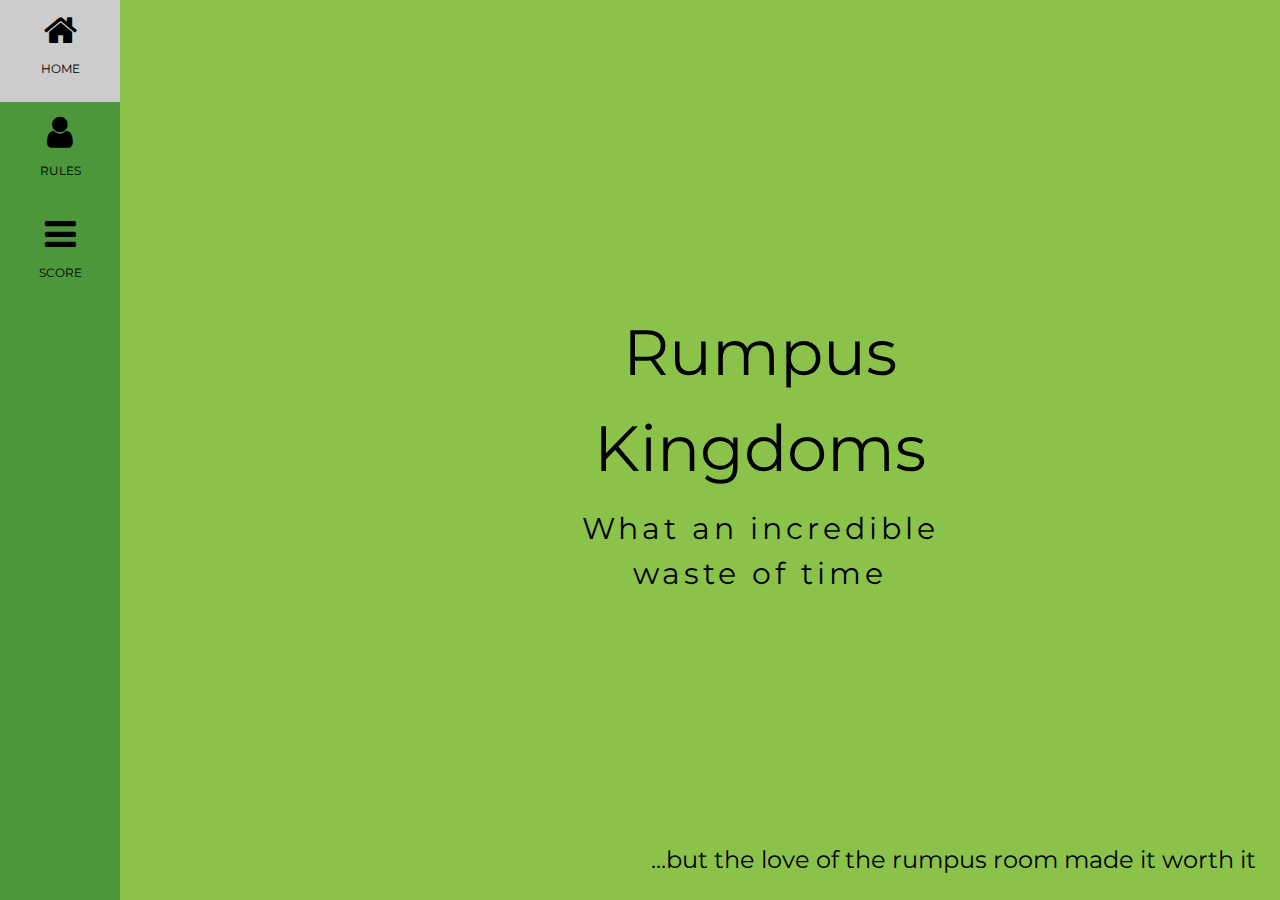
<file: templates/index.html>
<!DOCTYPE html>
<html>
<title>HOME - Rumpus Kingdoms</title>
<meta charset="UTF-8">
<meta name="viewport" content="width=device-width, initial-scale=1">
<link rel="stylesheet" href="https://www.w3schools.com/w3css/4/w3.css">
<link rel="stylesheet" href="https://fonts.googleapis.com/css?family=Montserrat">
<link rel="stylesheet" href="https://cdnjs.cloudflare.com/ajax/libs/font-awesome/4.7.0/css/font-awesome.min.css">
<style>
  body,
  h1,
  h2,
  h3,
  h4,
  h5,
  h6 {
    font-family: "Montserrat", sans-serif
  }

  .w3-row-padding img {
    margin-bottom: 12px
  }

  /* Set the width of the sidebar to 120px */
  .w3-sidebar {
    width: 120px;
    background: #4c963b;
  }

  /* Add a left margin to the "page content" that matches the width of the sidebar (120px) */
  #main {
    margin-left: 120px
  }

  /* Remove margins from "page content" on small screens */
  @media only screen and (max-width: 600px) {
    #main {
      margin-left: 0
    }
  }
</style>

<body class="w3-light-green">

  <!-- Icon Bar (Sidebar - hidden on small screens) -->
  <nav class="w3-sidebar w3-bar-block w3-small w3-hide-small w3-center">
    <!-- Avatar image in top left corner -->
    <a href="/" class="w3-bar-item w3-button w3-padding-large w3-green">
      <i class="fa fa-home w3-xxlarge"></i>
      <p>HOME</p>
    </a>
    <a href="rules.html" class="w3-bar-item w3-button w3-padding-large w3-hover-green">
      <i class="fa fa-user w3-xxlarge"></i>
      <p>RULES</p>
    </a>
    <a href="score.html" class="w3-bar-item w3-button w3-padding-large w3-hover-green">
      <i class="fa fa-bars w3-xxlarge"></i>
      <p>SCORE</p>
    </a>
  </nav>

  <!-- Navbar on small screens (Hidden on medium and large screens) -->
  <div class="w3-top w3-hide-large w3-hide-medium" id="myNavbar">
    <div class="w3-bar w3-green w3-opacity w3-hover-opacity-off w3-center w3-small">
      <a href="/" class="w3-bar-item w3-button" style="width:25% !important">HOME</a>
      <a href="rules.html" class="w3-bar-item w3-button" style="width:25% !important">RULES</a>
      <a href="score.html" class="w3-bar-item w3-button" style="width:25% !important">SCORE</a>
    </div>
  </div>

  <!-- Page Content -->
  <div class="w3-padding-large w3-display-middle" id="main">
    <!-- Header/Home -->
    <header class="w3-container w3-padding-32 w3-center w3-light-green" id="home">
      <h1 class="w3-jumbo">Rumpus Kingdoms</h1>
      <h2 class="w3-wide">What an incredible waste of time</h2>
    </header>
    <!-- END PAGE CONTENT -->
  </div>
  <div class="w3-padding-large w3-display-bottomright">
    <h3>...but the love of the rumpus room made it worth it</h3>
  </div>
  

</body>

</html>
</file>
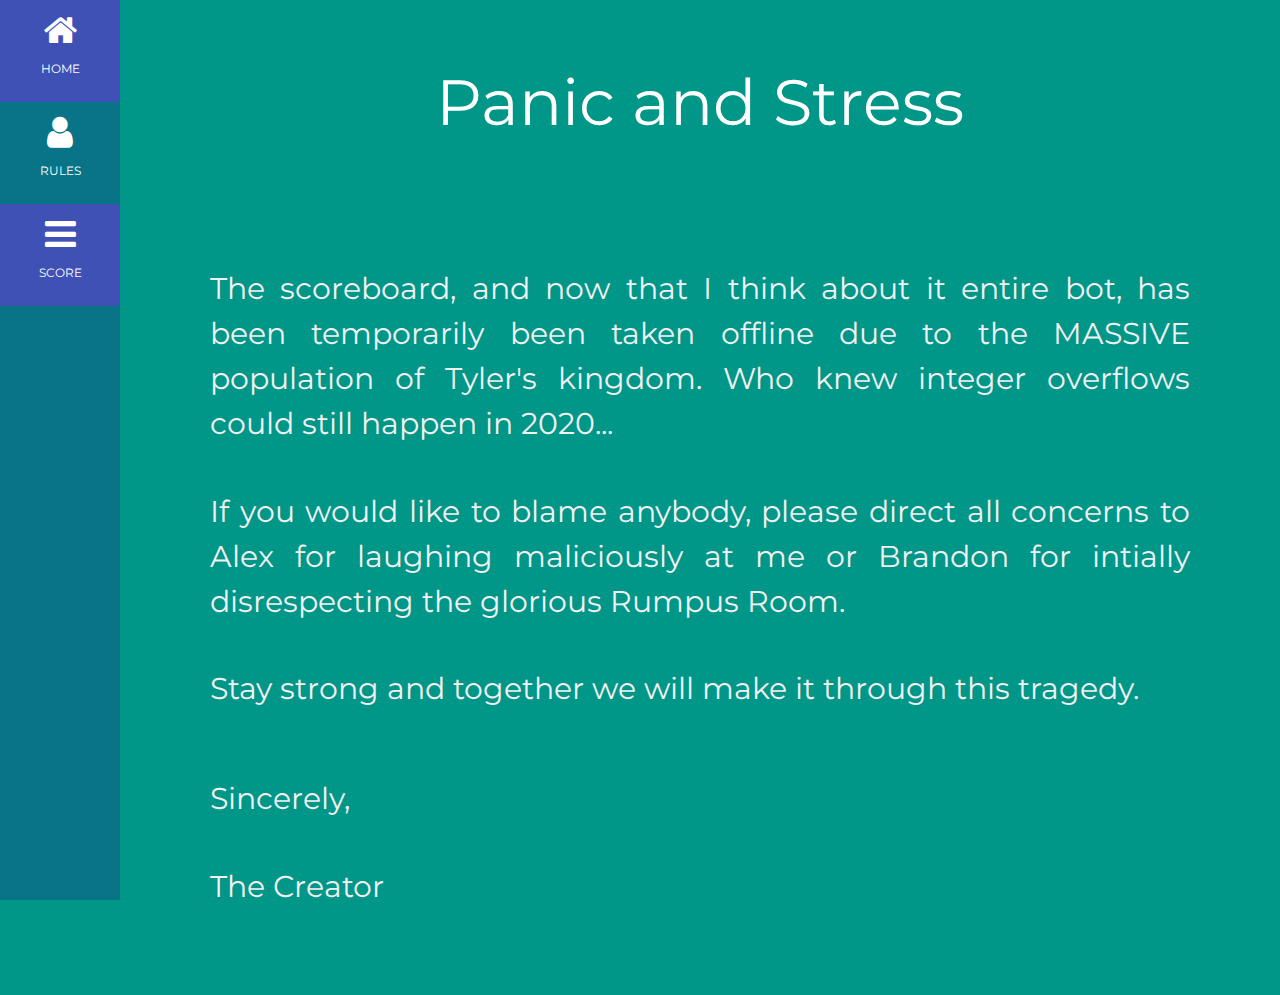
<file: templates/panic.html>
<!DOCTYPE html>
<html>
<title>SCORE - Rumpus Kingdoms</title>
<meta charset="UTF-8">
<meta name="viewport" content="width=device-width, initial-scale=1">
<link rel="stylesheet" href="https://www.w3schools.com/w3css/4/w3.css">
<link rel="stylesheet" href="https://fonts.googleapis.com/css?family=Montserrat">
<link rel="stylesheet" href="https://cdnjs.cloudflare.com/ajax/libs/font-awesome/4.7.0/css/font-awesome.min.css">
<style>
    body,
    h1,
    h2,
    h3,
    h4,
    h5,
    h6 {
        font-family: "Montserrat", sans-serif
    }

    .w3-row-padding img {
        margin-bottom: 12px
    }

    /* Set the width of the sidebar to 120px */
    .w3-sidebar {
        width: 120px;
        background: #097487;
    }

    /* Add a left margin to the "page content" that matches the width of the sidebar (120px) */
    #main {
        margin-left: 120px
    }

    /* Remove margins from "page content" on small screens */
    @media only screen and (max-width: 600px) {
        #main {
            margin-left: 0
        }
    }
</style>

<body class="w3-teal">

    <!-- Icon Bar (Sidebar - hidden on small screens) -->
    <nav class="w3-sidebar w3-bar-block w3-small w3-hide-small w3-center">
        <!-- Avatar image in top left corner -->
        <a href="/" class="w3-bar-item w3-button w3-padding-large w3-hover-indigo">
            <i class="fa fa-home w3-xxlarge"></i>
            <p>HOME</p>
        </a>
        <a href="rules.html" class="w3-bar-item w3-button w3-padding-large w3-hover-indigo">
            <i class="fa fa-user w3-xxlarge"></i>
            <p>RULES</p>
        </a>
        <a href="score.html" class="w3-bar-item w3-button w3-padding-large w3-indigo">
            <i class="fa fa-bars w3-xxlarge"></i>
            <p>SCORE</p>
        </a>
    </nav>

    <!-- Navbar on small screens (Hidden on medium and large screens) -->
    <div class="w3-top w3-hide-large w3-hide-medium" id="myNavbar">
        <div class="w3-bar w3-black w3-opacity w3-hover-opacity-off w3-center w3-small">
            <a href="/" class="w3-bar-item w3-button" style="width:25% !important">HOME</a>
            <a href="rules.html" class="w3-bar-item w3-button" style="width:25% !important">RULES</a>
            <a href="score.html" class="w3-bar-item w3-button" style="width:25% !important">SCORE</a>
        </div>
    </div>

    <!-- Page Content -->
    <div class="w3-padding-large" id="main">
        <!-- Header/Home -->
        <header class="w3-container w3-padding-32 w3-center w3-teal" id="home">
            <h1 class="w3-jumbo"><span class="w3-hide-small">Panic and Stress</h1>
        </header>

        <div class="w3-content w3-justify w3-text-grey w3-padding-64">
            <h2 class="w3-text-light-grey">The scoreboard, and now that I think about it entire bot, has been temporarily been taken offline due to the MASSIVE population of Tyler's kingdom. Who knew integer overflows could still happen in 2020...</h2>
            <br>
            <h2 class="w3-text-light-grey">If you would like to blame anybody, please direct all concerns to Alex for laughing maliciously at me or Brandon for intially disrespecting the glorious Rumpus Room.</h2>
            <br>
            <h2 class="w3-text-light-grey">Stay strong and together we will make it through this tragedy.</h2>
            <br><br>
            <h2 class="w3-text-light-grey">Sincerely,</h2>
            <br>
            <h2 class="w3-text-light-grey">The Creator</h2>
        </div>
        <!-- END PAGE CONTENT -->
    </div>

</body>

</html>
</file>
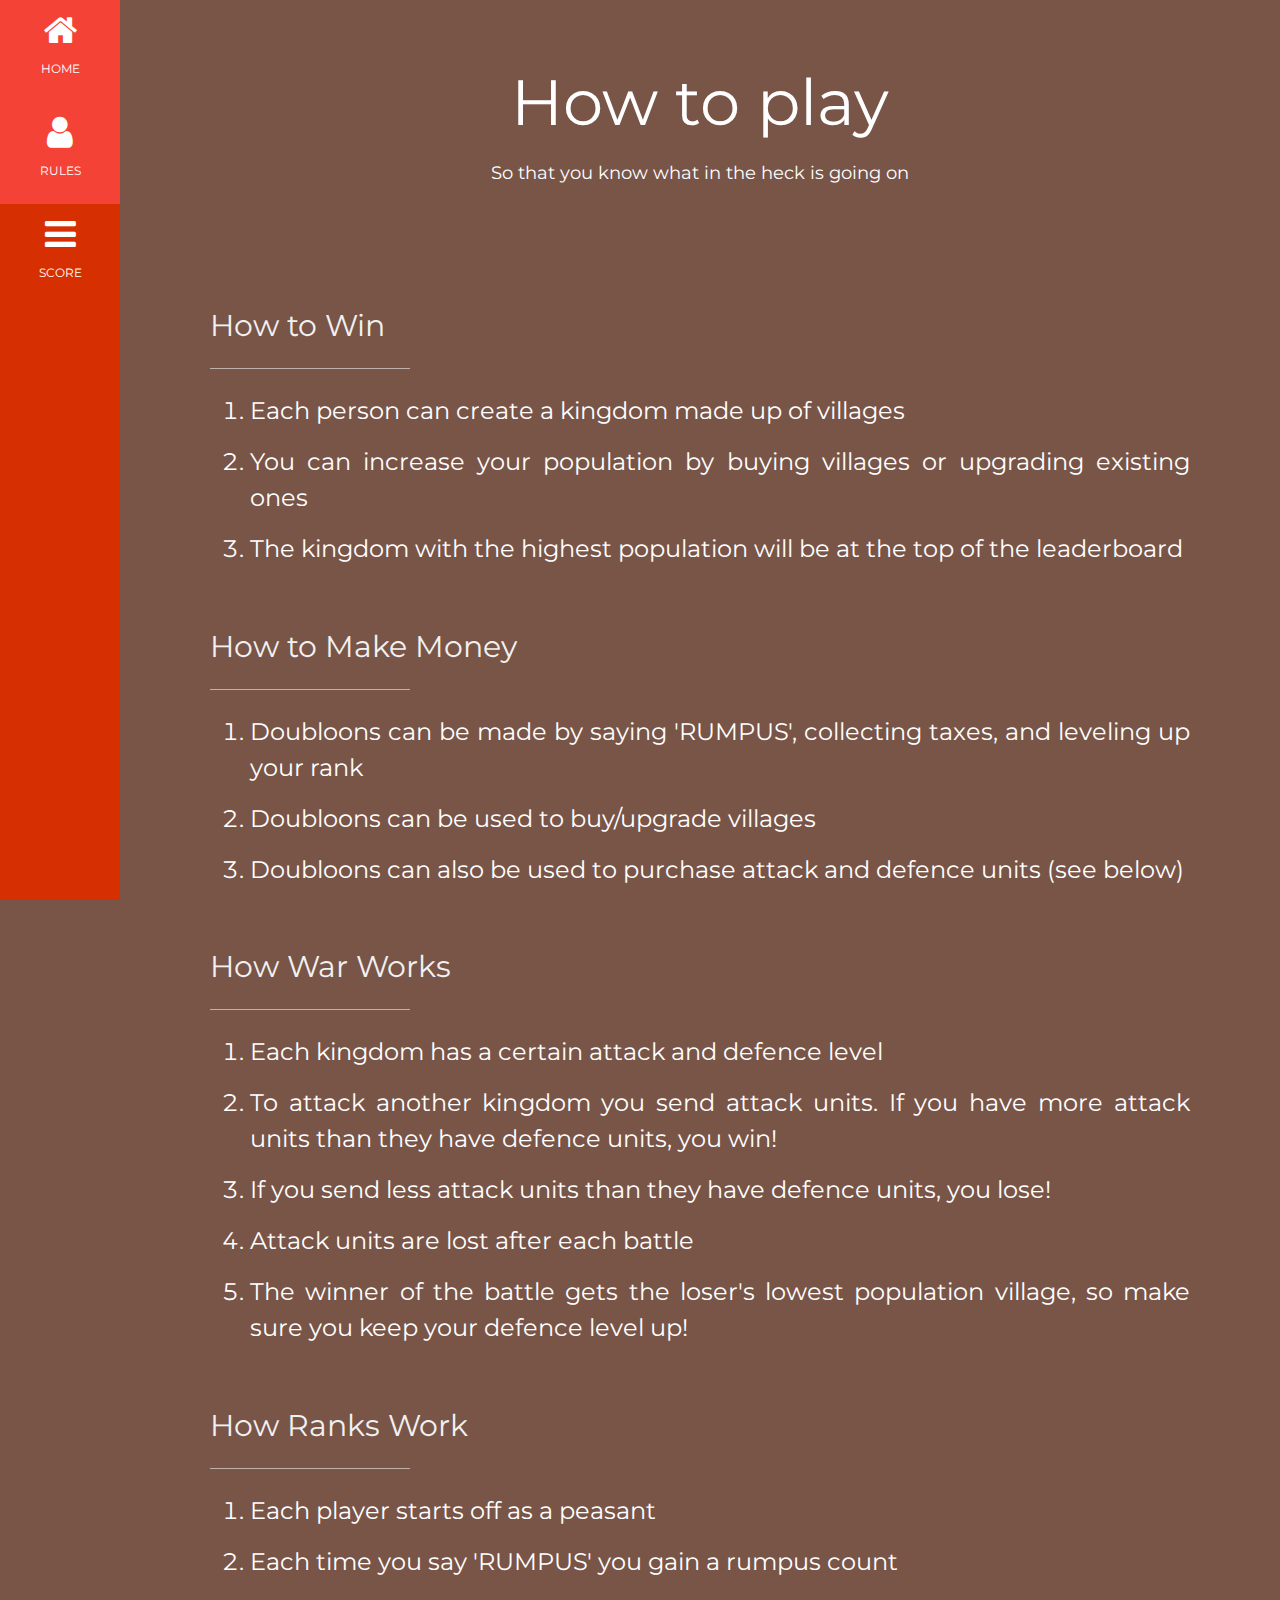
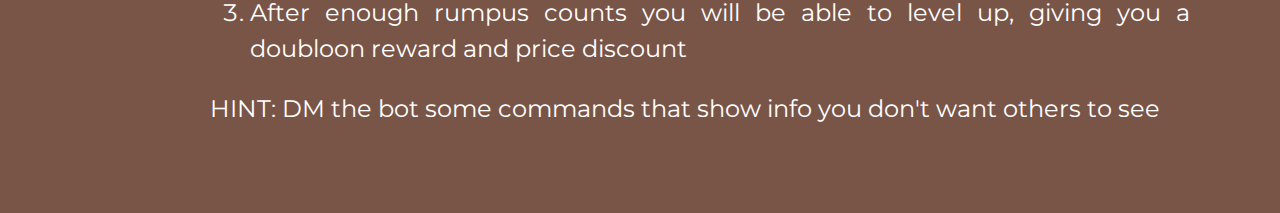
<file: templates/rules.html>
<!DOCTYPE html>
<html>
<title>RULES - Rumpus Kingdoms</title>
<meta charset="UTF-8">
<meta name="viewport" content="width=device-width, initial-scale=1">
<link rel="stylesheet" href="https://www.w3schools.com/w3css/4/w3.css">
<link rel="stylesheet" href="https://fonts.googleapis.com/css?family=Montserrat">
<link rel="stylesheet" href="https://cdnjs.cloudflare.com/ajax/libs/font-awesome/4.7.0/css/font-awesome.min.css">
<style>
    li{
        margin: 15px 0;
    }
    body,
    h1,
    h2,
    h3,
    h4,
    h5,
    h6 {
        font-family: "Montserrat", sans-serif
    }

    .w3-row-padding img {
        margin-bottom: 12px
    }

    /* Set the width of the sidebar to 120px */
    .w3-sidebar {
        width: 120px;
        background: #d63002;
    }

    /* Add a left margin to the "page content" that matches the width of the sidebar (120px) */
    #main {
        margin-left: 120px
    }

    /* Remove margins from "page content" on small screens */
    @media only screen and (max-width: 600px) {
        #main {
            margin-left: 0
        }
    }
</style>

<body class="w3-brown">

    <!-- Icon Bar (Sidebar - hidden on small screens) -->
    <nav class="w3-sidebar w3-bar-block w3-small w3-hide-small w3-center">
        <!-- Avatar image in top left corner -->
        <a href="/" class="w3-bar-item w3-button w3-padding-large w3-hover-red">
            <i class="fa fa-home w3-xxlarge"></i>
            <p>HOME</p>
        </a>
        <a href="rules.html" class="w3-bar-item w3-button w3-padding-large w3-red">
            <i class="fa fa-user w3-xxlarge"></i>
            <p>RULES</p>
        </a>
        <a href="score.html" class="w3-bar-item w3-button w3-padding-large w3-hover-red">
            <i class="fa fa-bars w3-xxlarge"></i>
            <p>SCORE</p>
        </a>
    </nav>

    <!-- Navbar on small screens (Hidden on medium and large screens) -->
    <div class="w3-top w3-hide-large w3-hide-medium" id="myNavbar">
        <div class="w3-bar w3-red w3-opacity w3-hover-opacity-off w3-center w3-small">
            <a href="/" class="w3-bar-item w3-button" style="width:25% !important">HOME</a>
            <a href="rules.html" class="w3-bar-item w3-button" style="width:25% !important">RULES</a>
            <a href="score.html" class="w3-bar-item w3-button" style="width:25% !important">SCORE</a>
        </div>
    </div>

    <!-- Page Content -->
    <div class="w3-padding-large" id="main">
        <!-- Header/Home -->
        <header class="w3-container w3-padding-32 w3-center w3-brown" id="home">
            <h1 class="w3-jumbo"><span class="w3-hide-small">How to play</h1>
            <h1 class="w3-large">So that you know what in the heck is going on</h1>
        </header>

        <!-- About Section -->
        <div class="w3-content w3-justify w3-text-white w3-padding-64" id="about">
            <h2 class="w3-text-light-grey">How to Win</h2>
            <hr style="width:200px" class="w3-opacity">
            <ol class="w3-xlarge">
                <li>Each person can create a kingdom made up of villages</li>
                <li>You can increase your population by buying villages or upgrading existing ones</li>
                <li>The kingdom with the highest population will be at the top of the leaderboard</li>
            </ol>
            <br>
            <h2 class="w3-text-light-grey">How to Make Money</h2>
            <hr style="width:200px" class="w3-opacity">
            <ol class="w3-xlarge">
                <li>Doubloons can be made by saying 'RUMPUS', collecting taxes, and leveling up your rank</li>
                <li>Doubloons can be used to buy/upgrade villages</li>
                <li>Doubloons can also be used to purchase attack and defence units (see below)</li>
            </ol>
            <br>
            <h2 class="w3-text-light-grey">How War Works</h2>
            <hr style="width:200px" class="w3-opacity">
            <ol class="w3-xlarge">
                <li>Each kingdom has a certain attack and defence level</li>
                <li>To attack another kingdom you send attack units. If you have more attack units than they have defence units, you win!</li>
                <li>If you send less attack units than they have defence units, you lose!</li>
                <li>Attack units are lost after each battle</li>
                <li>The winner of the battle gets the loser's lowest population village, so make sure you keep your defence level up!</li>
            </ol>
            <br>
            <h2 class="w3-text-light-grey">How Ranks Work</h2>
            <hr style="width:200px" class="w3-opacity">
            <ol class="w3-xlarge">
                <li>Each player starts off as a peasant</li>
                <li>Each time you say 'RUMPUS' you gain a rumpus count</li>
                <li>After enough rumpus counts you will be able to level up, giving you a doubloon reward and price discount</li>
            </ol>
            <h1 class="w3-xlarge">HINT: DM the bot some commands that show info you don't want others to see</h1>
        </div>
        <!-- END PAGE CONTENT -->
    </div>

</body>

</html>
</file>
